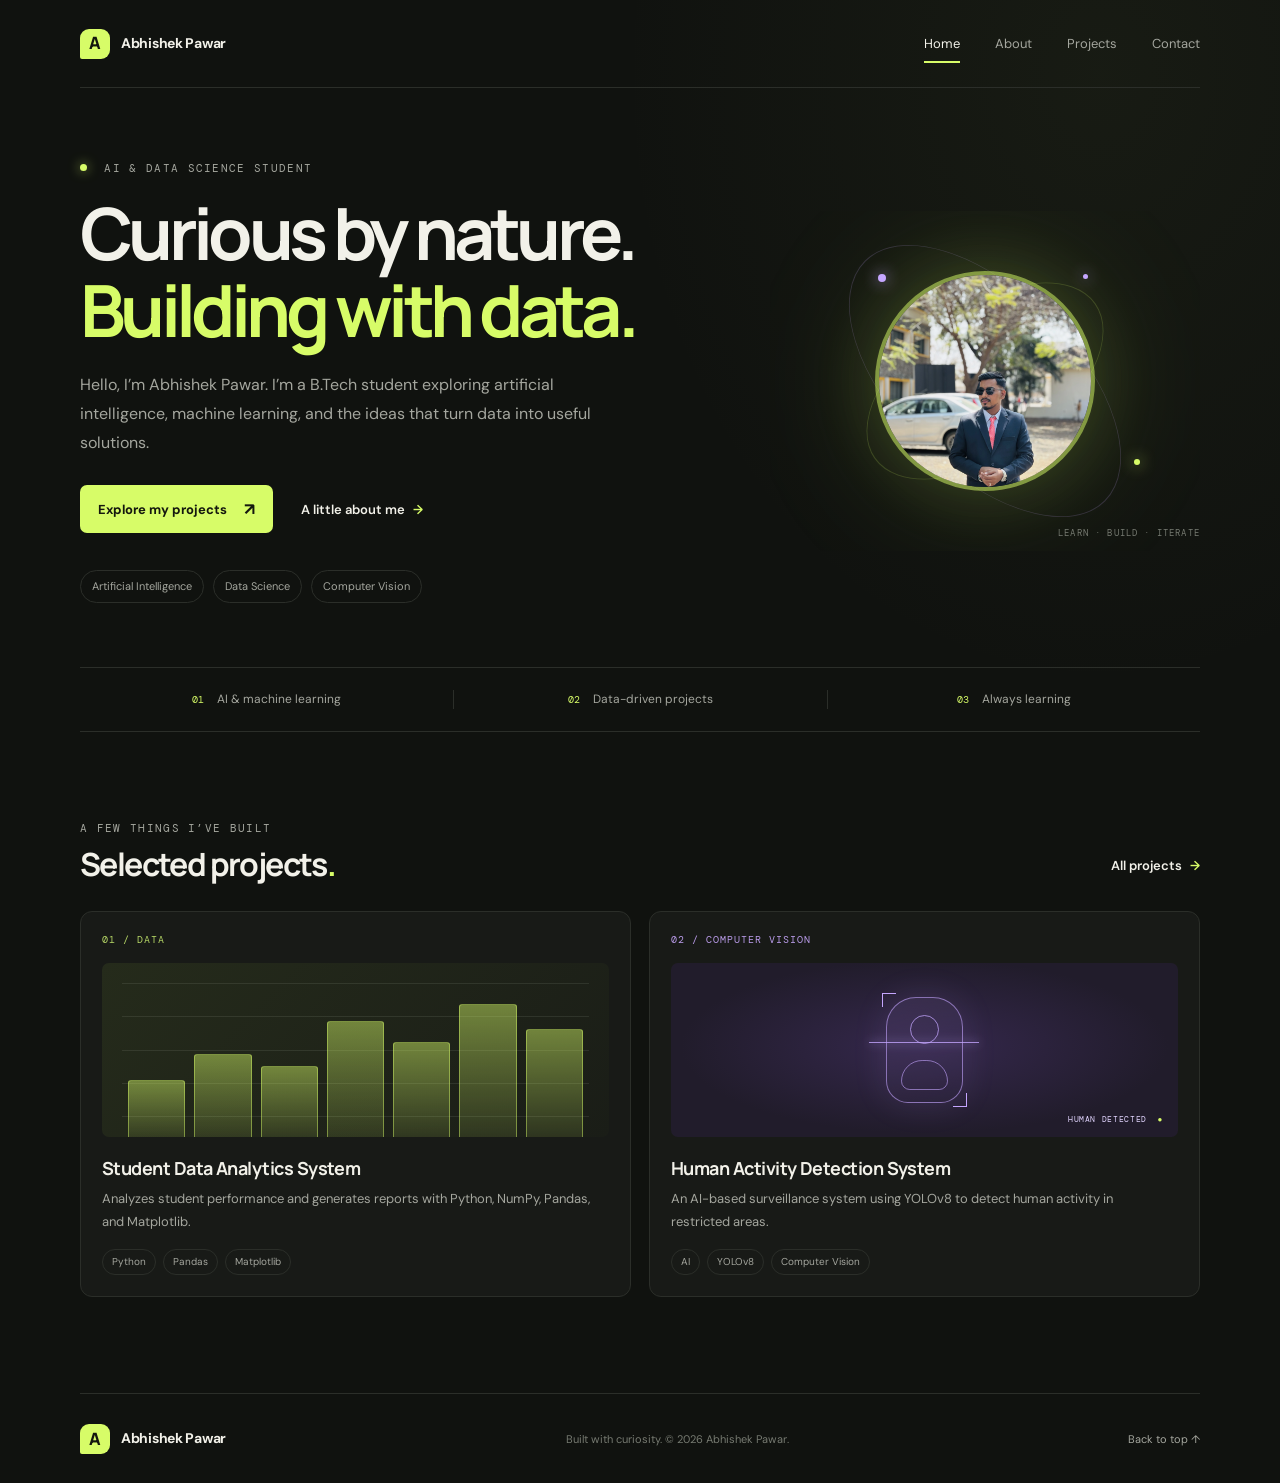
<file: index.html>
<!DOCTYPE html>
<html lang="en">
<head>
    <meta charset="UTF-8">
    <meta name="viewport" content="width=device-width, initial-scale=1.0">
    <meta name="theme-color" content="#10120f">
    <meta name="description" content="Portfolio of Abhishek Pawar, an Artificial Intelligence and Data Science student.">
    <title>Abhishek Pawar | AI &amp; Data Science</title>
    <link rel="stylesheet" href="style.css">
</head>
<body>
    <header class="site-header">
        <a class="brand" href="index.html" aria-label="Abhishek Pawar home"><span class="brand-mark">A</span> Abhishek Pawar</a>
        <nav aria-label="Main navigation">
            <a href="index.html" aria-current="page">Home</a>
            <a href="about.html">About</a>
            <a href="projects.html">Projects</a>
            <a href="contact.html">Contact</a>
        </nav>
    </header>

    <main>
        <section class="hero page-width">
            <div class="hero-copy">
                <p class="eyebrow"><span class="status-dot"></span> AI &amp; Data Science student</p>
                <h1>Curious by nature.<br><span>Building with data.</span></h1>
                <p class="hero-intro">Hello, I’m Abhishek Pawar. I’m a B.Tech student exploring artificial intelligence, machine learning, and the ideas that turn data into useful solutions.</p>
                <div class="hero-actions">
                    <a class="button button-primary" href="projects.html">Explore my projects <span aria-hidden="true">↗</span></a>
                    <a class="text-link" href="about.html">A little about me <span aria-hidden="true">→</span></a>
                </div>
                <div class="hero-tags" aria-label="Areas of interest">
                    <span>Artificial Intelligence</span>
                    <span>Data Science</span>
                    <span>Computer Vision</span>
                </div>
            </div>
            <div class="hero-art">
                <div class="art-glow"></div>
                <div class="orbit orbit-one"></div>
                <div class="orbit orbit-two"></div>
                <img class="profile-photo" src="profile.jpg" alt="Profile photo of Abhishek Pawar">
                <span class="data-node node-one"></span>
                <span class="data-node node-two"></span>
                <span class="data-node node-three"></span>
                <span class="art-caption">LEARN · BUILD · ITERATE</span>
            </div>
        </section>

        <section class="intro-strip page-width" aria-label="Portfolio overview">
            <div><span class="strip-number">01</span><span>AI &amp; machine learning</span></div>
            <div><span class="strip-number">02</span><span>Data-driven projects</span></div>
            <div><span class="strip-number">03</span><span>Always learning</span></div>
        </section>

        <section class="home-projects page-width">
            <div class="section-heading">
                <div>
                    <p class="eyebrow">A few things I’ve built</p>
                    <h2>Selected projects<span class="accent">.</span></h2>
                </div>
                <a class="text-link" href="projects.html">All projects <span aria-hidden="true">→</span></a>
            </div>
            <div class="project-grid">
                <article class="project-card project-card-lime">
                    <div class="project-card-top"><span class="project-index">01 / DATA</span></div>
                    <div class="project-visual analytics-visual" aria-hidden="true">
                        <div class="chart-lines"><i></i><i></i><i></i><i></i><i></i></div>
                        <div class="chart-bars"><i></i><i></i><i></i><i></i><i></i><i></i><i></i></div>
                    </div>
                    <h3>Student Data Analytics System</h3>
                    <p>Analyzes student performance and generates reports with Python, NumPy, Pandas, and Matplotlib.</p>
                    <div class="project-tags"><span>Python</span><span>Pandas</span><span>Matplotlib</span></div>
                </article>
                <article class="project-card project-card-violet">
                    <div class="project-card-top"><span class="project-index">02 / COMPUTER VISION</span></div>
                    <div class="project-visual vision-visual" aria-hidden="true">
                        <div class="scan-frame"><span></span><i></i><b></b></div>
                        <div class="scan-label">HUMAN DETECTED <span>●</span></div>
                    </div>
                    <h3>Human Activity Detection System</h3>
                    <p>An AI-based surveillance system using YOLOv8 to detect human activity in restricted areas.</p>
                    <div class="project-tags"><span>AI</span><span>YOLOv8</span><span>Computer Vision</span></div>
                </article>
            </div>
        </section>
    </main>

    <footer class="site-footer page-width">
        <a class="brand" href="index.html"><span class="brand-mark">A</span> Abhishek Pawar</a>
        <p>Built with curiosity. © 2026 Abhishek Pawar.</p>
        <a class="back-top" href="#">Back to top ↑</a>
    </footer>
</body>
</html>
</file>
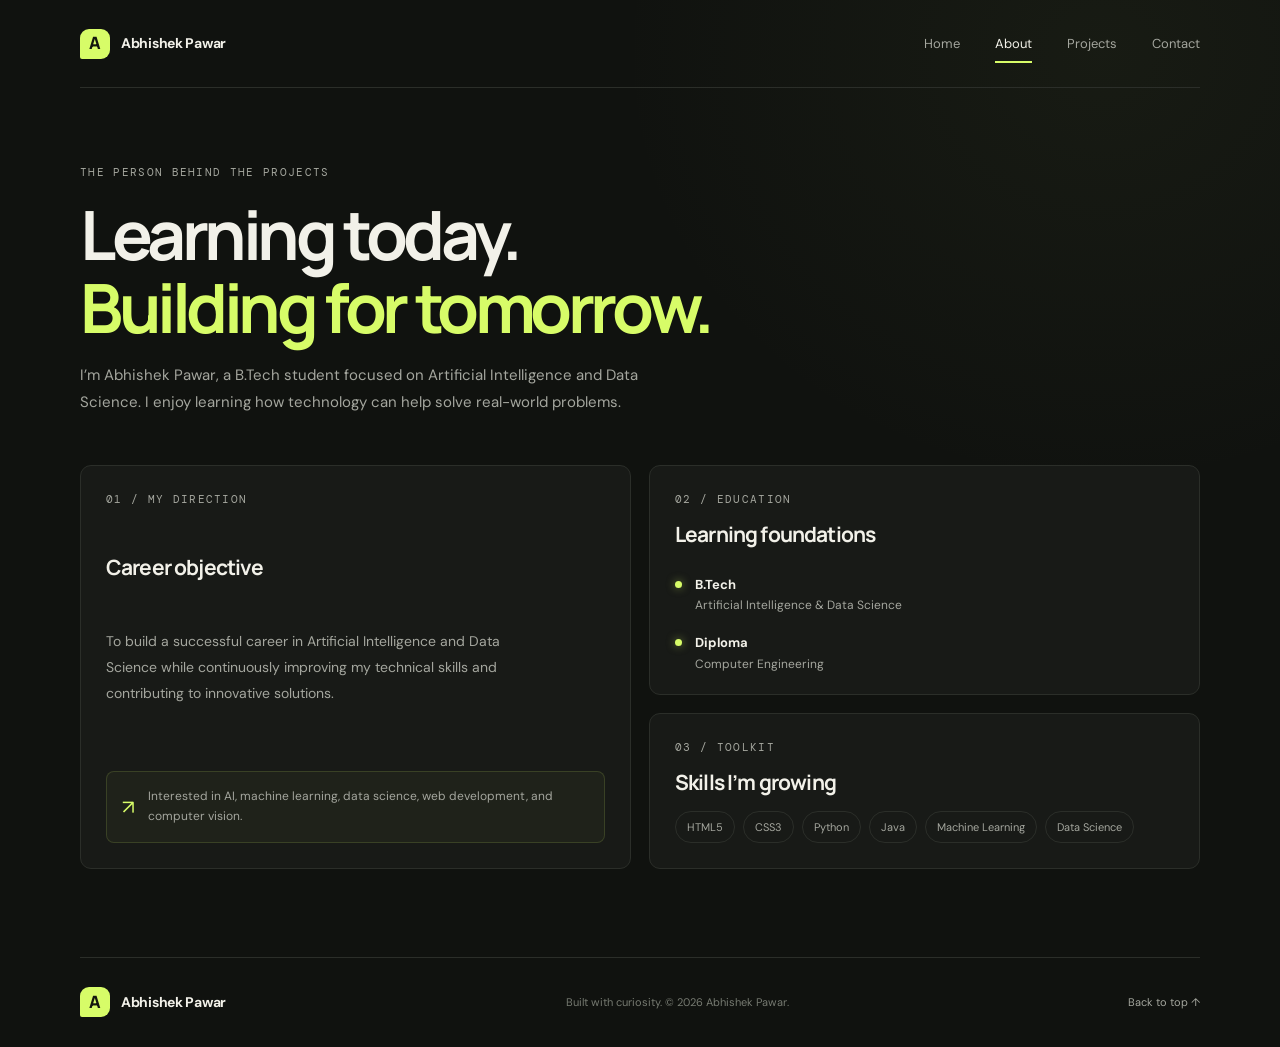
<file: about.html>
<!DOCTYPE html>
<html lang="en">
<head>
    <meta charset="UTF-8">
    <meta name="viewport" content="width=device-width, initial-scale=1.0">
    <meta name="theme-color" content="#10120f">
    <meta name="description" content="Learn about Abhishek Pawar's education, career objective, and technical skills.">
    <title>About | Abhishek Pawar</title>
    <link rel="stylesheet" href="style.css">
</head>
<body>
    <header class="site-header">
        <a class="brand" href="index.html" aria-label="Abhishek Pawar home"><span class="brand-mark">A</span> Abhishek Pawar</a>
        <nav aria-label="Main navigation">
            <a href="index.html">Home</a>
            <a href="about.html" aria-current="page">About</a>
            <a href="projects.html">Projects</a>
            <a href="contact.html">Contact</a>
        </nav>
    </header>

    <main class="page-width inner-page">
        <section class="page-intro">
            <p class="eyebrow">The person behind the projects</p>
            <h1>Learning today.<br><span>Building for tomorrow.</span></h1>
            <p>I’m Abhishek Pawar, a B.Tech student focused on Artificial Intelligence and Data Science. I enjoy learning how technology can help solve real-world problems.</p>
        </section>

        <section class="about-layout">
            <article class="content-panel objective-panel">
                <p class="eyebrow">01 / My direction</p>
                <h2>Career objective</h2>
                <p>To build a successful career in Artificial Intelligence and Data Science while continuously improving my technical skills and contributing to innovative solutions.</p>
                <div class="objective-note"><span class="note-icon">↗</span><span>Interested in AI, machine learning, data science, web development, and computer vision.</span></div>
            </article>
            <div class="about-side">
                <article class="content-panel education-panel">
                    <p class="eyebrow">02 / Education</p>
                    <h2>Learning foundations</h2>
                    <div class="timeline-item"><span class="timeline-dot"></span><div><h3>B.Tech</h3><p>Artificial Intelligence &amp; Data Science</p></div></div>
                    <div class="timeline-item"><span class="timeline-dot"></span><div><h3>Diploma</h3><p>Computer Engineering</p></div></div>
                </article>
                <article class="content-panel skills-panel">
                    <p class="eyebrow">03 / Toolkit</p>
                    <h2>Skills I’m growing</h2>
                    <div class="skill-list">
                        <span>HTML5</span><span>CSS3</span><span>Python</span><span>Java</span><span>Machine Learning</span><span>Data Science</span>
                    </div>
                </article>
            </div>
        </section>
    </main>

    <footer class="site-footer page-width">
        <a class="brand" href="index.html"><span class="brand-mark">A</span> Abhishek Pawar</a>
        <p>Built with curiosity. © 2026 Abhishek Pawar.</p>
        <a class="back-top" href="#">Back to top ↑</a>
    </footer>
</body>
</html>
</file>
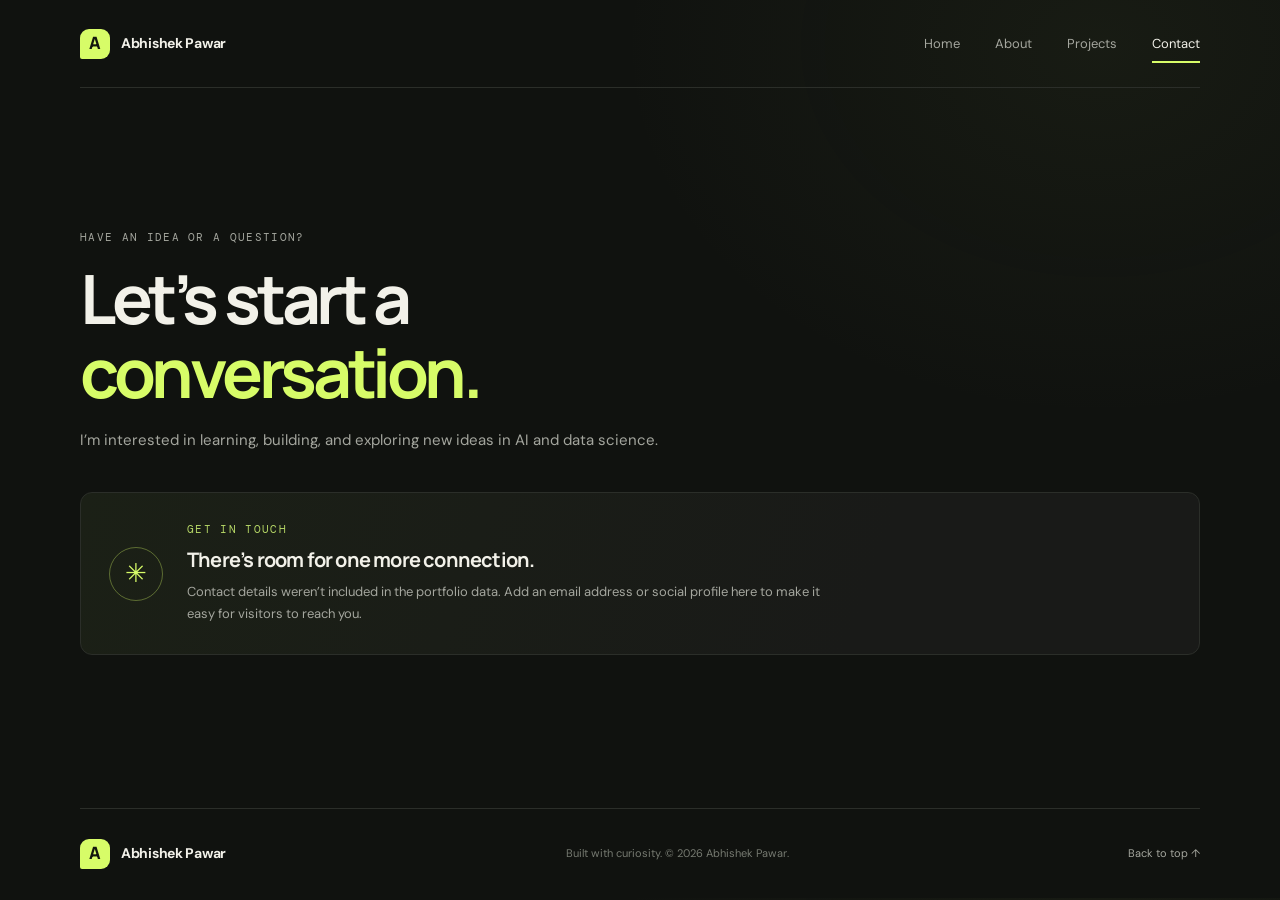
<file: contact.html>
<!DOCTYPE html>
<html lang="en">
<head>
    <meta charset="UTF-8">
    <meta name="viewport" content="width=device-width, initial-scale=1.0">
    <meta name="theme-color" content="#10120f">
    <meta name="description" content="Contact page for Abhishek Pawar's portfolio.">
    <title>Contact | Abhishek Pawar</title>
    <link rel="stylesheet" href="style.css">
</head>
<body>
    <header class="site-header">
        <a class="brand" href="index.html" aria-label="Abhishek Pawar home"><span class="brand-mark">A</span> Abhishek Pawar</a>
        <nav aria-label="Main navigation">
            <a href="index.html">Home</a>
            <a href="about.html">About</a>
            <a href="projects.html">Projects</a>
            <a href="contact.html" aria-current="page">Contact</a>
        </nav>
    </header>

    <main class="page-width inner-page contact-page">
        <section class="page-intro">
            <p class="eyebrow">Have an idea or a question?</p>
            <h1>Let’s start a<br><span>conversation.</span></h1>
            <p>I’m interested in learning, building, and exploring new ideas in AI and data science.</p>
        </section>
        <section class="contact-panel">
            <div class="contact-symbol" aria-hidden="true">✳</div>
            <div>
                <p class="eyebrow">Get in touch</p>
                <h2>There’s room for one more connection.</h2>
                <p>Contact details weren’t included in the portfolio data. Add an email address or social profile here to make it easy for visitors to reach you.</p>
            </div>
        </section>
    </main>

    <footer class="site-footer page-width">
        <a class="brand" href="index.html"><span class="brand-mark">A</span> Abhishek Pawar</a>
        <p>Built with curiosity. © 2026 Abhishek Pawar.</p>
        <a class="back-top" href="#">Back to top ↑</a>
    </footer>
</body>
</html>
</file>
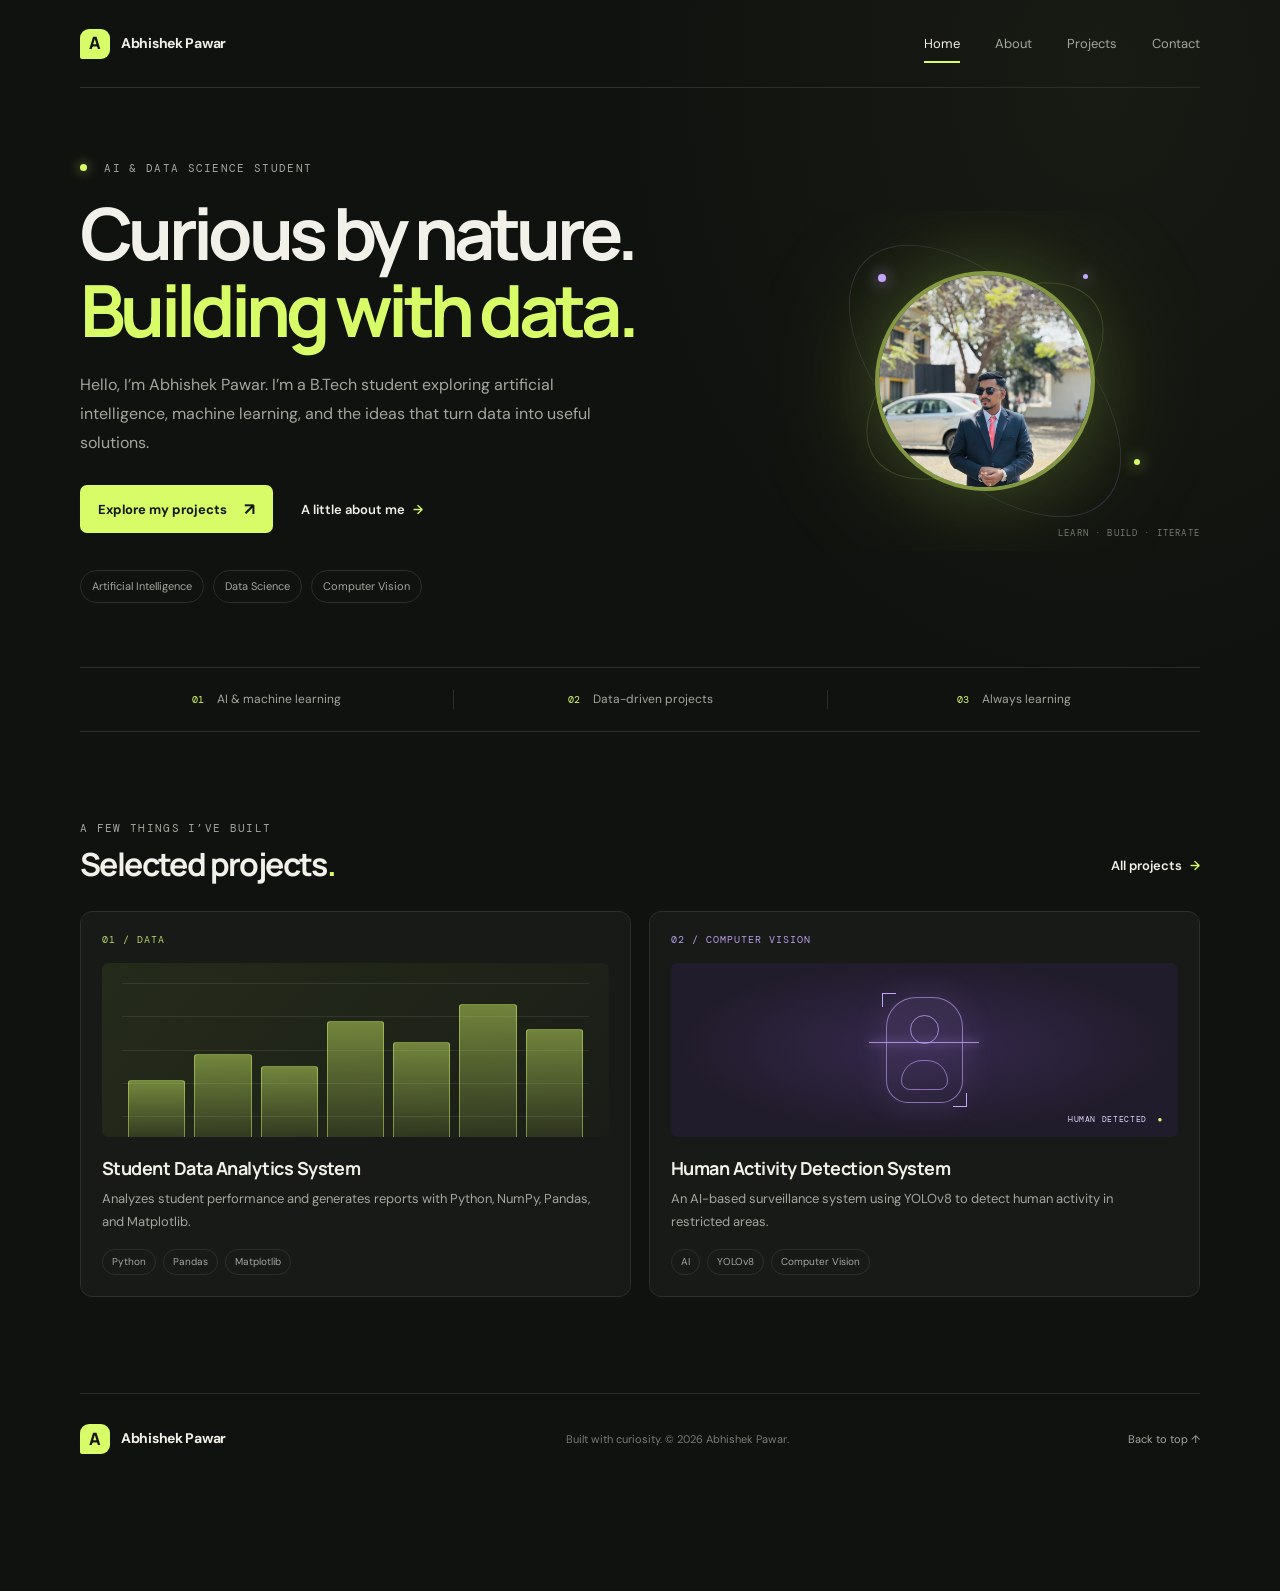
<file: index1.html>
<!DOCTYPE html>
<html lang="en">
<head>
    <meta charset="UTF-8">
    <meta http-equiv="refresh" content="0; url=index.html">
    <meta name="viewport" content="width=device-width, initial-scale=1.0">
    <title>Abhishek Pawar | Portfolio</title>
    <link rel="canonical" href="index.html">
</head>
<body>
    <p>Portfolio moved to <a href="index.html">the home page</a>.</p>
</body>
</html>
</file>
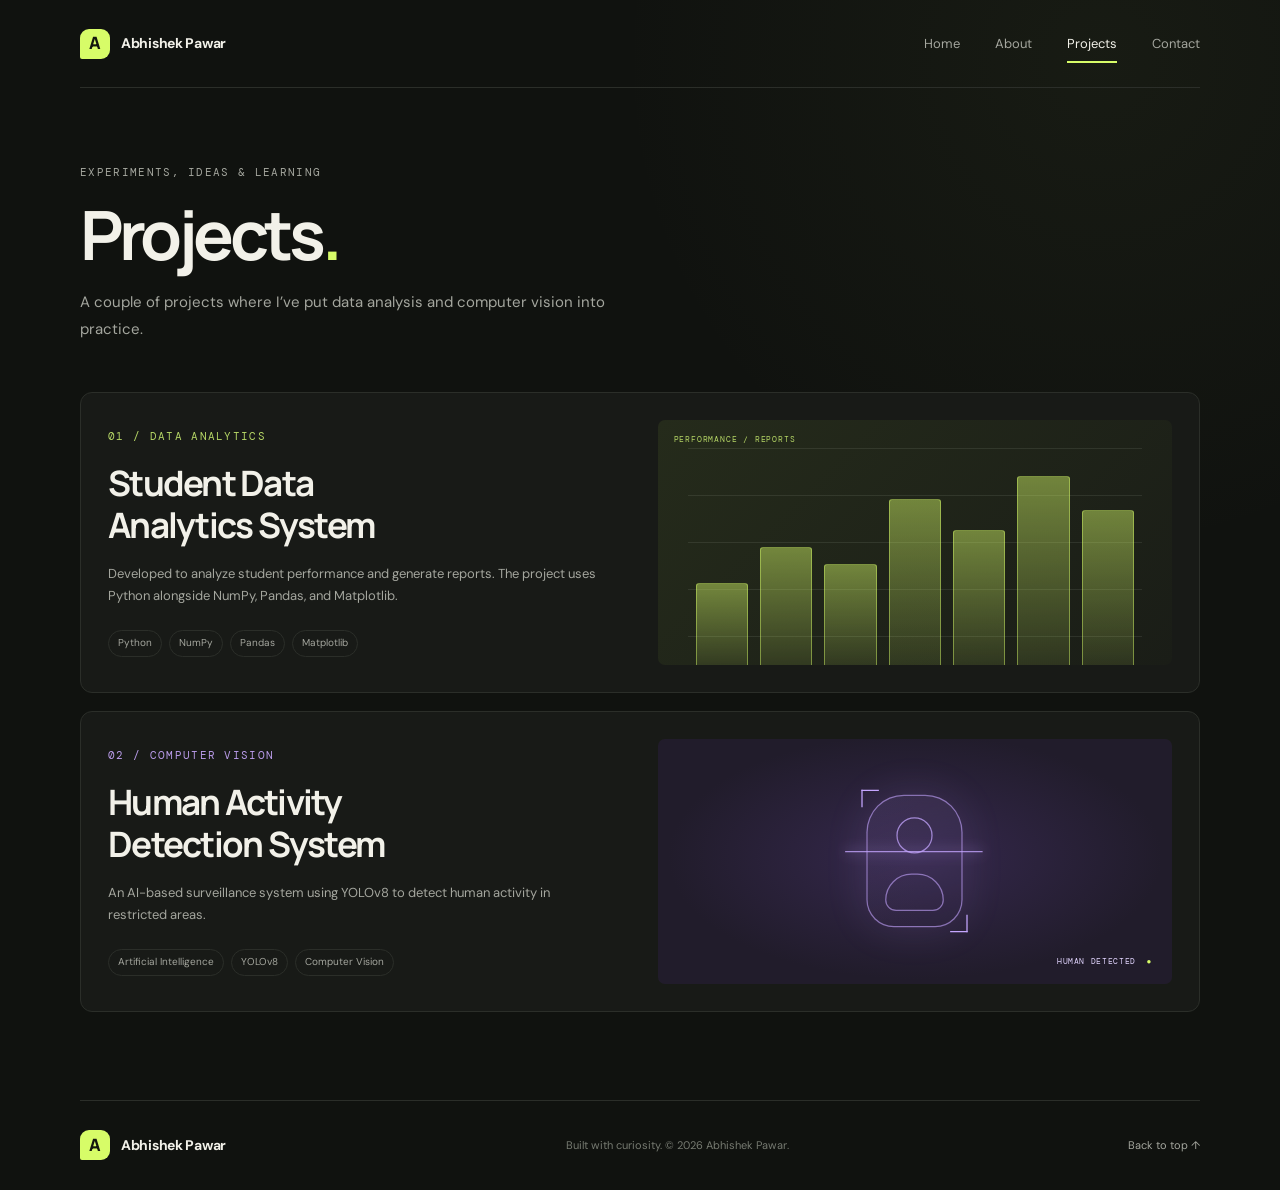
<file: projects.html>
<!DOCTYPE html>
<html lang="en">
<head>
    <meta charset="UTF-8">
    <meta name="viewport" content="width=device-width, initial-scale=1.0">
    <meta name="theme-color" content="#10120f">
    <meta name="description" content="Projects by Abhishek Pawar in data analytics and computer vision.">
    <title>Projects | Abhishek Pawar</title>
    <link rel="stylesheet" href="style.css">
</head>
<body>
    <header class="site-header">
        <a class="brand" href="index.html" aria-label="Abhishek Pawar home"><span class="brand-mark">A</span> Abhishek Pawar</a>
        <nav aria-label="Main navigation">
            <a href="index.html">Home</a>
            <a href="about.html">About</a>
            <a href="projects.html" aria-current="page">Projects</a>
            <a href="contact.html">Contact</a>
        </nav>
    </header>

    <main class="page-width inner-page">
        <section class="page-intro">
            <p class="eyebrow">Experiments, ideas &amp; learning</p>
            <h1>Projects<span class="accent">.</span></h1>
            <p>A couple of projects where I’ve put data analysis and computer vision into practice.</p>
        </section>

        <section class="project-list">
            <article class="project-feature project-card-lime">
                <div class="feature-copy">
                    <p class="eyebrow">01 / DATA ANALYTICS</p>
                    <h2>Student Data<br>Analytics System</h2>
                    <p>Developed to analyze student performance and generate reports. The project uses Python alongside NumPy, Pandas, and Matplotlib.</p>
                    <div class="project-tags"><span>Python</span><span>NumPy</span><span>Pandas</span><span>Matplotlib</span></div>
                </div>
                <div class="project-visual analytics-visual large-visual" aria-label="Decorative data chart" role="img">
                    <div class="chart-lines"><i></i><i></i><i></i><i></i><i></i></div>
                    <div class="chart-bars"><i></i><i></i><i></i><i></i><i></i><i></i><i></i></div>
                    <span class="visual-caption">PERFORMANCE / REPORTS</span>
                </div>
            </article>
            <article class="project-feature project-card-violet">
                <div class="feature-copy">
                    <p class="eyebrow">02 / COMPUTER VISION</p>
                    <h2>Human Activity<br>Detection System</h2>
                    <p>An AI-based surveillance system using YOLOv8 to detect human activity in restricted areas.</p>
                    <div class="project-tags"><span>Artificial Intelligence</span><span>YOLOv8</span><span>Computer Vision</span></div>
                </div>
                <div class="project-visual vision-visual large-visual" aria-label="Decorative computer vision detection frame" role="img">
                    <div class="scan-frame"><span></span><i></i><b></b></div>
                    <div class="scan-label">HUMAN DETECTED <span>●</span></div>
                </div>
            </article>
        </section>
    </main>

    <footer class="site-footer page-width">
        <a class="brand" href="index.html"><span class="brand-mark">A</span> Abhishek Pawar</a>
        <p>Built with curiosity. © 2026 Abhishek Pawar.</p>
        <a class="back-top" href="#">Back to top ↑</a>
    </footer>
</body>
</html>
</file>
<file: style.css>
@import url('https://fonts.googleapis.com/css2?family=DM+Mono:wght@400;500&family=DM+Sans:wght@400;500;600;700&family=Manrope:wght@400;500;600;700;800&display=swap');

:root {
    color-scheme: dark;
    --background: #10120f;
    --surface: #181a17;
    --surface-raised: #1d201c;
    --text: #f2f1e9;
    --muted: #a4a69e;
    --subtle: #767a71;
    --line: #2b2e29;
    --lime: #d7fc68;
    --violet: #c5a6ff;
    --mono: "DM Mono", Consolas, monospace;
    --sans: "DM Sans", Arial, sans-serif;
    --display: "Manrope", "DM Sans", Arial, sans-serif;
}

* { box-sizing: border-box; }

html { scroll-behavior: smooth; }

body {
    margin: 0;
    min-width: 320px;
    background:
        radial-gradient(ellipse at 86% 5%, rgba(114, 132, 71, .08), transparent 30rem),
        var(--background);
    color: var(--text);
    font-family: var(--sans);
    line-height: 1.65;
    -webkit-font-smoothing: antialiased;
}

a { color: inherit; text-decoration: none; }

.page-width { width: min(1120px, calc(100% - 64px)); margin-inline: auto; }

.site-header {
    width: min(1120px, calc(100% - 64px));
    min-height: 88px;
    margin-inline: auto;
    display: flex;
    align-items: center;
    justify-content: space-between;
    border-bottom: 1px solid var(--line);
}

.brand { display: inline-flex; align-items: center; gap: 11px; font-size: 14px; font-weight: 700; letter-spacing: -.02em; }
.brand-mark { width: 30px; height: 30px; display: grid; place-items: center; background: var(--lime); color: #14170e; font-family: var(--display); font-size: 17px; font-weight: 800; border-radius: 9px 9px 9px 2px; }

nav { display: flex; gap: 35px; align-items: center; }
nav a { position: relative; color: var(--muted); font-size: 13px; transition: color .2s ease; }
nav a:hover, nav a[aria-current="page"] { color: var(--text); }
nav a[aria-current="page"]::after { position: absolute; right: 0; bottom: -9px; left: 0; height: 2px; background: var(--lime); content: ""; }

.hero { min-height: 540px; display: grid; grid-template-columns: 1.2fr .8fr; align-items: center; gap: 45px; padding-block: 72px 64px; }
.hero-copy { position: relative; z-index: 1; }
.eyebrow { margin: 0 0 17px; color: var(--muted); font: 11px/1.5 var(--mono); letter-spacing: .12em; text-transform: uppercase; }
.status-dot { display: inline-block; width: 7px; height: 7px; margin-right: 9px; border-radius: 50%; background: var(--lime); box-shadow: 0 0 12px rgba(215, 252, 104, .7); vertical-align: 1px; }

h1, h2, h3, p { margin-top: 0; }
.hero h1, .page-intro h1 { margin-bottom: 22px; font: 700 clamp(42px, 6vw, 72px)/1.08 var(--display); letter-spacing: -.065em; }
.hero h1 span, .page-intro h1 span { color: var(--lime); }
.hero-intro { max-width: 530px; margin-bottom: 28px; color: var(--muted); font-size: 16px; line-height: 1.8; }
.hero-actions { display: flex; align-items: center; gap: 28px; }
.button { display: inline-flex; align-items: center; justify-content: center; gap: 17px; min-height: 48px; padding: 0 18px; border-radius: 7px; font-size: 13px; font-weight: 700; transition: transform .2s ease, background .2s ease; }
.button:hover { transform: translateY(-2px); }
.button-primary { background: var(--lime); color: #14170e; }
.button-primary:hover { background: #e4ff91; }
.button span { font-size: 17px; }
.text-link { color: var(--text); font-size: 13px; font-weight: 600; }
.text-link span { margin-left: 5px; color: var(--lime); transition: margin .2s ease; }
.text-link:hover span { margin-left: 10px; }
.hero-tags { display: flex; flex-wrap: wrap; gap: 9px; margin-top: 37px; }
.hero-tags span, .project-tags span, .skill-list span { border: 1px solid var(--line); border-radius: 99px; color: var(--muted); font-size: 11px; }
.hero-tags span { padding: 6px 11px; }

.hero-art { position: relative; min-height: 340px; display: grid; place-items: center; overflow: hidden; }
.art-glow { position: absolute; width: 270px; height: 270px; border-radius: 50%; background: rgba(165, 211, 76, .11); filter: blur(55px); }
.orbit { position: absolute; width: 270px; height: 270px; border: 1px solid rgba(215, 252, 104, .17); border-radius: 50%; transform: rotate(-35deg) scaleY(.55); }
.orbit-two { width: 340px; height: 340px; border-color: rgba(197, 166, 255, .18); transform: rotate(45deg) scaleY(.53); }
.profile-photo { position: relative; z-index: 1; width: 220px; height: 220px; border: 4px solid rgba(215, 252, 104, .55); border-radius: 50%; object-fit: cover; box-shadow: 0 0 65px rgba(215, 252, 104, .16); }
.data-node { position: absolute; z-index: 2; width: 8px; height: 8px; border-radius: 50%; background: var(--violet); box-shadow: 0 0 15px var(--violet); }
.node-one { top: 63px; left: 25%; }
.node-two { right: 14%; bottom: 86px; width: 6px; height: 6px; background: var(--lime); box-shadow: 0 0 15px var(--lime); }
.node-three { right: 26%; top: 63px; width: 5px; height: 5px; }
.art-caption { position: absolute; right: 0; bottom: 12px; color: var(--subtle); font: 9px var(--mono); letter-spacing: .13em; }

.intro-strip { display: grid; grid-template-columns: repeat(3, 1fr); padding: 22px 0; border-top: 1px solid var(--line); border-bottom: 1px solid var(--line); }
.intro-strip div { display: flex; align-items: center; justify-content: center; gap: 13px; color: var(--muted); font-size: 12px; }
.intro-strip div + div { border-left: 1px solid var(--line); }
.strip-number { color: var(--lime); font: 10px var(--mono); }

.home-projects { padding-block: 88px 96px; }
.section-heading { display: flex; align-items: end; justify-content: space-between; margin-bottom: 28px; }
.section-heading .eyebrow { margin-bottom: 8px; }
.section-heading h2 { margin: 0; font: 700 32px/1.2 var(--display); letter-spacing: -.05em; }
.accent { color: var(--lime); }
.section-heading > .text-link { margin-bottom: 7px; }
.project-grid { display: grid; grid-template-columns: repeat(2, 1fr); gap: 18px; }
.project-card { min-width: 0; padding: 21px; border: 1px solid var(--line); border-radius: 12px; background: var(--surface); transition: border-color .2s ease, transform .2s ease; }
.project-card:hover { transform: translateY(-4px); border-color: #484c42; }
.project-card-top { display: flex; justify-content: space-between; align-items: center; }
.project-index { color: var(--subtle); font: 10px var(--mono); letter-spacing: .1em; }
.project-visual { position: relative; height: 174px; margin-block: 17px 19px; overflow: hidden; border-radius: 7px; }
.analytics-visual { background: linear-gradient(135deg, #252b1b, #1a1d17); }
.chart-lines { position: absolute; inset: 20px 20px; display: flex; flex-direction: column; justify-content: space-between; }
.chart-lines i { display: block; width: 100%; border-top: 1px solid rgba(230, 238, 214, .09); }
.chart-bars { position: absolute; inset: 23px 26px 0; display: flex; align-items: end; justify-content: space-between; gap: 9px; }
.chart-bars i { flex: 1; min-height: 18%; border: 1px solid rgba(215, 252, 104, .45); border-bottom: 0; border-radius: 3px 3px 0 0; background: linear-gradient(0deg, rgba(215, 252, 104, .1), rgba(215, 252, 104, .45)); }
.chart-bars i:nth-child(1) { height: 38%; }.chart-bars i:nth-child(2) { height: 55%; }.chart-bars i:nth-child(3) { height: 47%; }.chart-bars i:nth-child(4) { height: 77%; }.chart-bars i:nth-child(5) { height: 63%; }.chart-bars i:nth-child(6) { height: 88%; }.chart-bars i:nth-child(7) { height: 72%; }
.vision-visual { display: grid; place-items: center; background: radial-gradient(ellipse at 50% 48%, #35284d, #211c2b 68%); }
.scan-frame { position: relative; width: 77px; height: 106px; border: 1px solid rgba(197, 166, 255, .6); border-radius: 30px 30px 22px 22px; background: linear-gradient(160deg, rgba(197, 166, 255, .1), rgba(197, 166, 255, .02)); box-shadow: 0 0 35px rgba(197, 166, 255, .12); }
.scan-frame::before, .scan-frame::after { position: absolute; width: 13px; height: 13px; border-color: var(--violet); border-style: solid; content: ""; }
.scan-frame::before { top: -5px; left: -5px; border-width: 1px 0 0 1px; }.scan-frame::after { right: -5px; bottom: -5px; border-width: 0 1px 1px 0; }
.scan-frame span { position: absolute; top: 42%; left: -18px; width: 110px; height: 1px; background: rgba(197, 166, 255, .8); box-shadow: 0 0 10px var(--violet); }
.scan-frame i { position: absolute; top: 17px; left: 23px; width: 29px; height: 29px; border: 1px solid rgba(197, 166, 255, .75); border-radius: 50%; }
.scan-frame b { position: absolute; bottom: 12px; left: 14px; width: 47px; height: 30px; border: 1px solid rgba(197, 166, 255, .6); border-radius: 24px 24px 10px 10px; }
.scan-label { position: absolute; right: 15px; bottom: 13px; color: #e2d5ff; font: 8px var(--mono); letter-spacing: .08em; }
.scan-label span { margin-left: 5px; color: var(--lime); font-size: 8px; }
.project-card h3 { margin-bottom: 8px; font: 700 18px var(--display); letter-spacing: -.03em; }
.project-card > p, .feature-copy > p:not(.eyebrow) { max-width: 500px; margin-bottom: 15px; color: var(--muted); font-size: 13px; line-height: 1.75; }
.project-tags { display: flex; flex-wrap: wrap; gap: 7px; }
.project-tags span { padding: 4px 9px; font-size: 10px; }
.project-card-lime .project-index, .project-card-lime .eyebrow { color: #b6d766; }
.project-card-violet .project-index, .project-card-violet .eyebrow { color: #b99be9; }

.site-footer { display: flex; align-items: center; justify-content: space-between; min-height: 90px; border-top: 1px solid var(--line); }
.site-footer p { margin: 0; color: var(--subtle); font-size: 11px; }
.back-top { color: var(--muted); font-size: 11px; }
.back-top:hover { color: var(--lime); }

.inner-page { min-height: calc(100vh - 180px); padding-block: 76px 88px; }
.page-intro { max-width: 700px; margin-bottom: 49px; }
.page-intro h1 { margin-bottom: 18px; font-size: clamp(44px, 6vw, 68px); }
.page-intro > p:last-child { max-width: 590px; margin: 0; color: var(--muted); font-size: 15px; line-height: 1.8; }
.about-layout { display: grid; grid-template-columns: 1fr 1fr; gap: 18px; }
.content-panel { padding: 25px; border: 1px solid var(--line); border-radius: 11px; background: var(--surface); }
.content-panel .eyebrow { margin-bottom: 12px; }
.content-panel h2 { margin-bottom: 15px; font: 700 21px var(--display); letter-spacing: -.04em; }
.objective-panel { display: flex; flex-direction: column; justify-content: space-between; min-height: 330px; }
.objective-panel > p:not(.eyebrow) { max-width: 420px; margin-bottom: 32px; color: var(--muted); font-size: 14px; line-height: 1.85; }
.objective-note { display: flex; align-items: center; gap: 13px; padding: 15px; border: 1px solid rgba(215, 252, 104, .14); border-radius: 8px; background: rgba(215, 252, 104, .035); color: var(--muted); font-size: 12px; }
.note-icon { color: var(--lime); font-size: 20px; }
.about-side { display: grid; gap: 18px; }
.education-panel { padding-bottom: 20px; }
.timeline-item { display: flex; gap: 13px; padding-top: 11px; }
.timeline-dot { width: 7px; height: 7px; flex: 0 0 7px; margin-top: 7px; border-radius: 50%; background: var(--lime); box-shadow: 0 0 9px rgba(215, 252, 104, .5); }
.timeline-item + .timeline-item { margin-top: 5px; }
.timeline-item h3 { margin-bottom: 1px; font-size: 13px; }
.timeline-item p { margin: 0; color: var(--muted); font-size: 12px; }
.skill-list { display: flex; flex-wrap: wrap; gap: 8px; }
.skill-list span { padding: 6px 11px; }

.project-list { display: grid; gap: 18px; }
.project-feature { display: grid; grid-template-columns: 1fr 1fr; align-items: center; gap: 35px; padding: 27px; border: 1px solid var(--line); border-radius: 12px; background: var(--surface); }
.feature-copy h2 { margin-bottom: 17px; font: 700 clamp(25px, 3vw, 35px)/1.2 var(--display); letter-spacing: -.05em; }
.feature-copy > p:not(.eyebrow) { margin-bottom: 22px; }
.large-visual { height: 245px; margin: 0; }
.large-visual .chart-lines { inset: 28px 30px; }
.large-visual .chart-bars { inset: 30px 38px 0; gap: 12px; }
.visual-caption { position: absolute; top: 14px; left: 16px; color: #b6d766; font: 8px var(--mono); letter-spacing: .1em; }
.large-visual .scan-frame { transform: scale(1.25); }
.large-visual .scan-label { right: 20px; bottom: 18px; }

.contact-page { display: flex; flex-direction: column; justify-content: center; }
.contact-page .page-intro { margin-bottom: 38px; }
.contact-panel { display: flex; align-items: center; gap: 24px; padding: 28px; border: 1px solid var(--line); border-radius: 12px; background: linear-gradient(110deg, #1b2016, #191a18 70%); }
.contact-symbol { width: 54px; height: 54px; flex: 0 0 54px; display: grid; place-items: center; border: 1px solid rgba(215, 252, 104, .35); border-radius: 50%; color: var(--lime); font-size: 26px; }
.contact-panel .eyebrow { margin-bottom: 8px; color: #b6d766; }
.contact-panel h2 { margin-bottom: 8px; font: 700 20px var(--display); letter-spacing: -.04em; }
.contact-panel p:not(.eyebrow) { max-width: 650px; margin: 0; color: var(--muted); font-size: 13px; line-height: 1.75; }

:focus-visible { outline: 2px solid var(--lime); outline-offset: 4px; }

@media (max-width: 760px) {
    .page-width, .site-header { width: min(100% - 40px, 600px); }
    .site-header { min-height: 75px; }
    nav { gap: 19px; }
    nav a { font-size: 12px; }
    .hero { min-height: auto; grid-template-columns: 1fr; gap: 7px; padding-block: 68px 35px; }
    .hero-art { min-height: 285px; }
    .intro-strip div { gap: 8px; font-size: 10px; }
    .home-projects { padding-block: 65px 72px; }
    .about-layout { grid-template-columns: 1fr; }
    .objective-panel { min-height: 260px; }
    .project-feature { grid-template-columns: 1fr; gap: 23px; }
    .large-visual { height: 210px; }
    .inner-page { padding-block: 58px 70px; }
}

@media (max-width: 520px) {
    .page-width, .site-header { width: calc(100% - 36px); }
    .site-header { flex-direction: column; align-items: flex-start; justify-content: center; gap: 15px; padding-block: 15px; }
    nav { width: 100%; justify-content: space-between; gap: 12px; }
    nav a[aria-current="page"]::after { bottom: -6px; }
    .hero { padding-top: 52px; }
    .hero h1 { font-size: clamp(40px, 12vw, 57px); }
    .hero-intro { font-size: 14px; }
    .hero-actions { flex-wrap: wrap; gap: 17px; }
    .hero-tags { margin-top: 28px; }
    .hero-art { min-height: 250px; }
    .profile-photo { width: 190px; height: 190px; }
    .orbit { width: 220px; height: 220px; }
    .orbit-two { width: 285px; height: 285px; }
    .intro-strip { grid-template-columns: 1fr; gap: 13px; padding-block: 17px; }
    .intro-strip div { justify-content: flex-start; }
    .intro-strip div + div { border: 0; }
    .section-heading h2 { font-size: 27px; }
    .section-heading > .text-link { font-size: 11px; }
    .project-grid { grid-template-columns: 1fr; }
    .project-card { padding: 17px; }
    .site-footer { min-height: 120px; flex-wrap: wrap; gap: 9px; padding-block: 18px; }
    .site-footer p { order: 3; width: 100%; }
    .page-intro { margin-bottom: 33px; }
    .page-intro h1 { font-size: clamp(42px, 12vw, 58px); }
    .contact-panel { align-items: flex-start; gap: 15px; padding: 20px; }
    .contact-symbol { width: 42px; height: 42px; flex-basis: 42px; font-size: 20px; }
    .contact-panel h2 { font-size: 17px; }
}

@media (prefers-reduced-motion: reduce) {
    *, *::before, *::after { scroll-behavior: auto !important; transition-duration: .01ms !important; }
}
</file>
